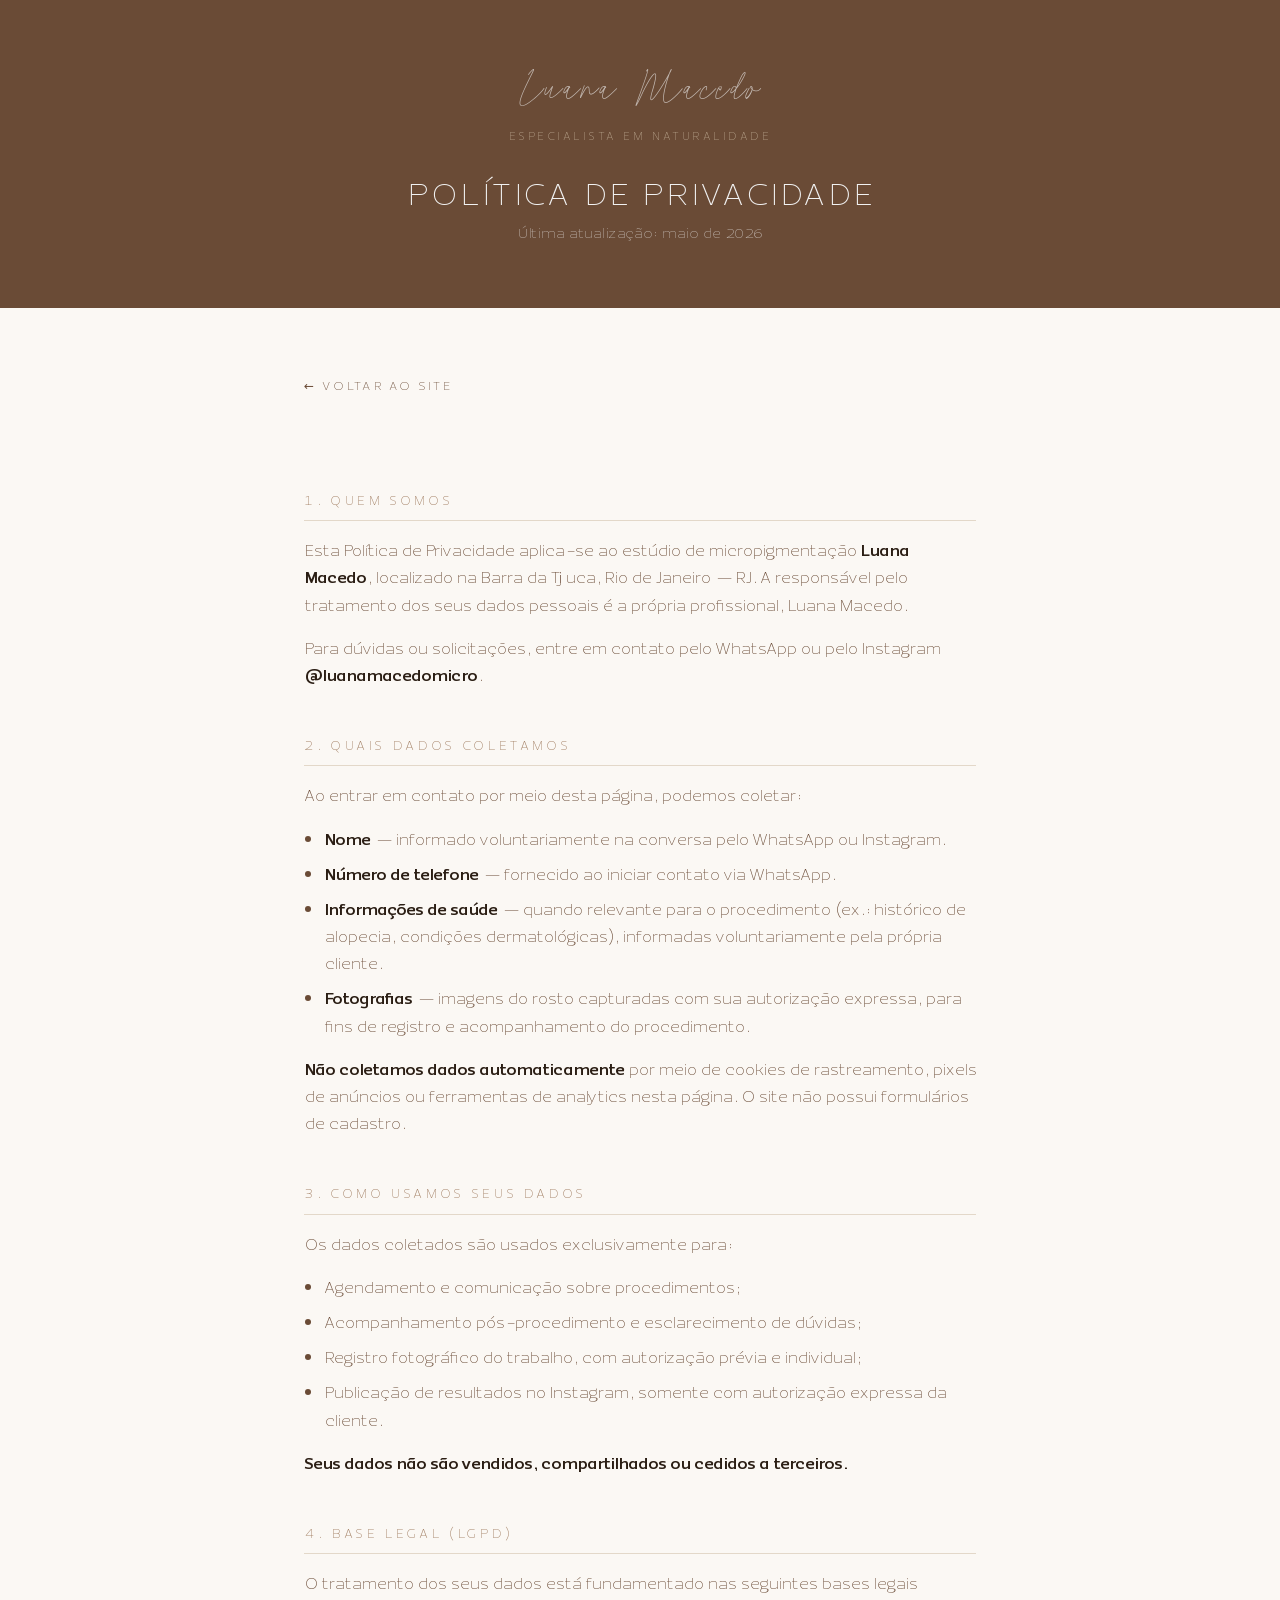
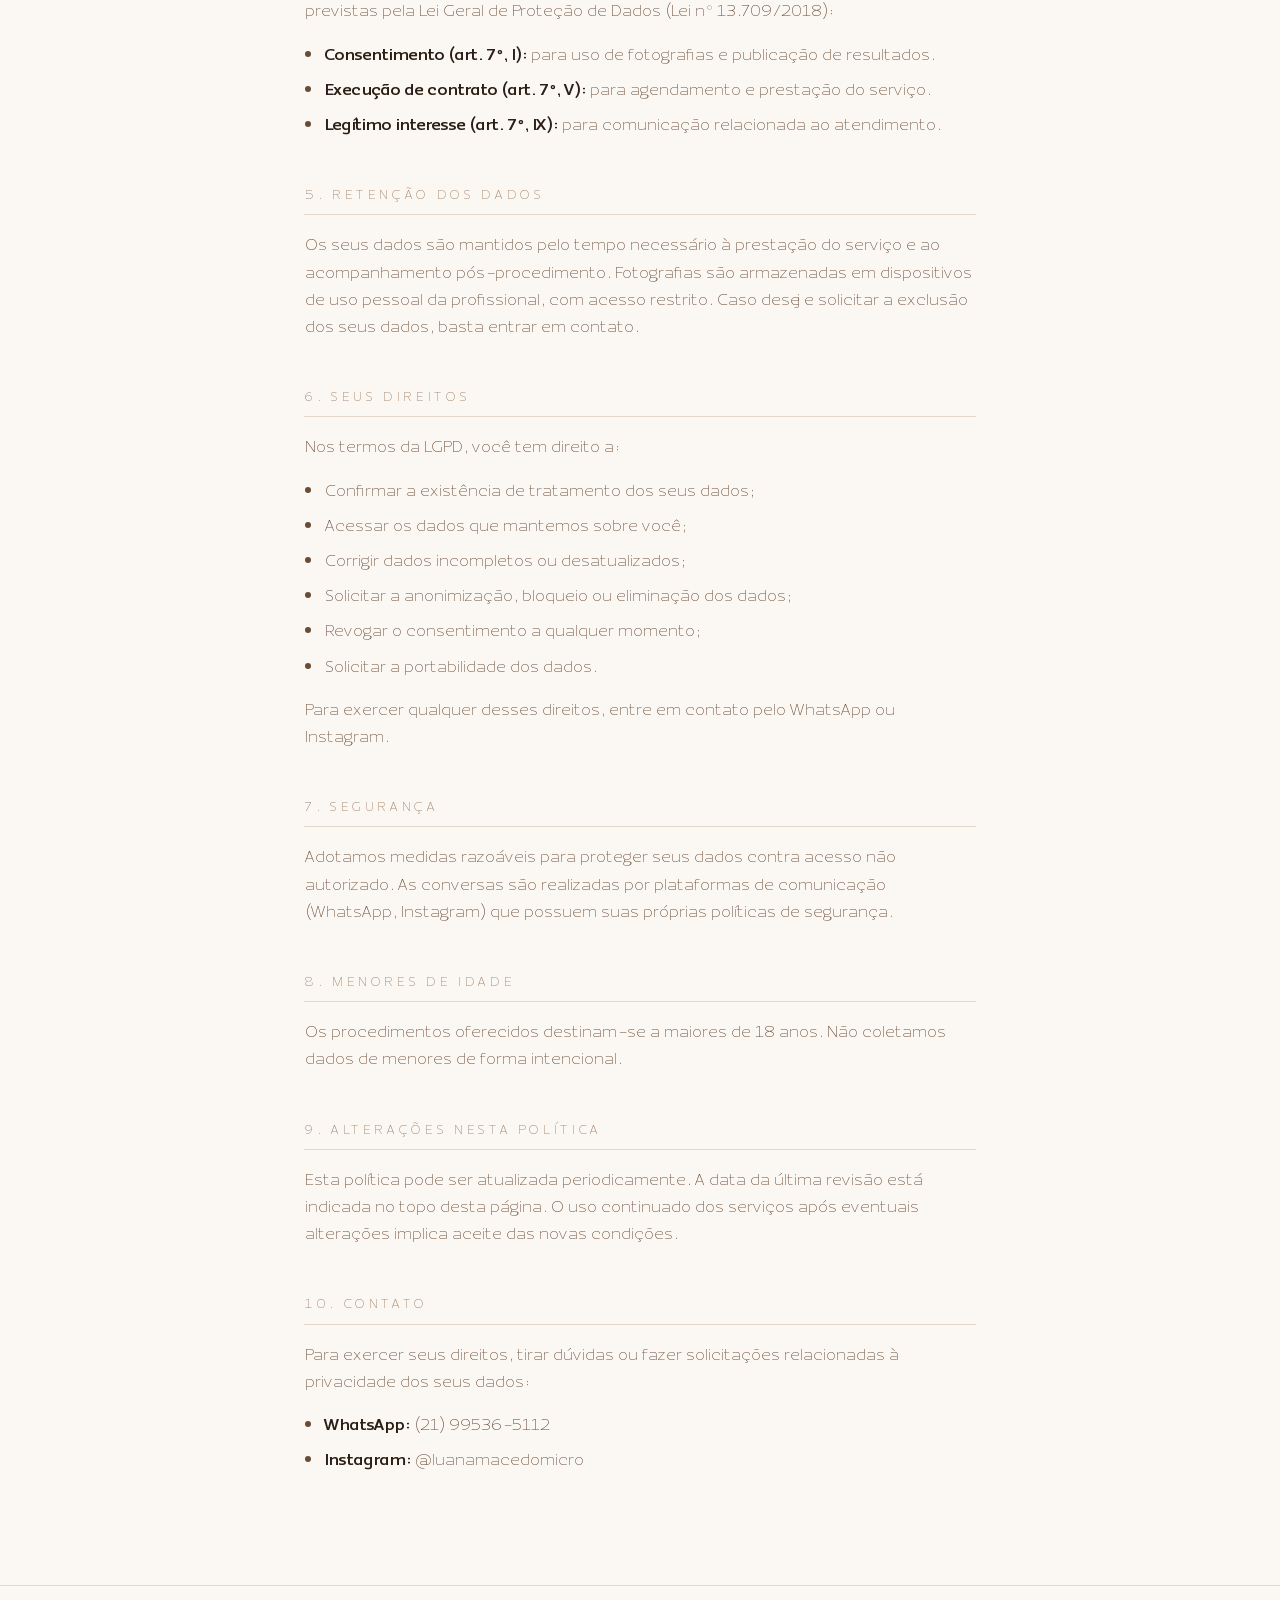
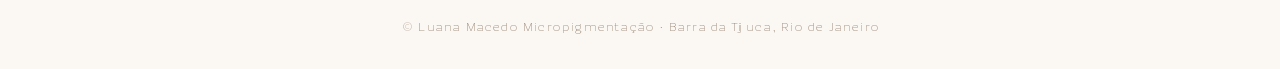
<file: politica-de-privacidade.html>
<!DOCTYPE html>
<html lang="pt-BR">
<head>
  <meta charset="UTF-8" />
  <meta name="viewport" content="width=device-width, initial-scale=1.0" />
  <title>Política de Privacidade · Luana Macedo</title>
  <link rel="icon" type="image/svg+xml" href="data:image/svg+xml,%3Csvg xmlns='http://www.w3.org/2000/svg' viewBox='0 0 32 32'%3E%3Crect width='32' height='32' rx='8' fill='%236A4B36'/%3E%3Ctext x='16' y='22' text-anchor='middle' font-family='Georgia%2C serif' font-style='italic' font-size='18' fill='%23F1F1F1'%3EL%3C/text%3E%3C/svg%3E">
  <link rel="stylesheet" href="styles/tokens.css" />
  <style>
    * { box-sizing: border-box; }
    html, body { margin: 0; padding: 0; background: var(--color-paper); color: var(--color-brown); }
    body { -webkit-font-smoothing: antialiased; }
    a { color: var(--color-brown); text-decoration: none; border-bottom: 1px solid currentColor; }
    a:hover { opacity: 0.65; }

    .pp-header {
      background: var(--color-brown);
      color: var(--color-off-white);
      padding: 64px clamp(24px, 5vw, 96px);
      text-align: center;
    }
    .pp-header .mark {
      font-family: var(--font-script);
      font-size: 52px;
      line-height: 1;
      margin: 0 0 12px;
    }
    .pp-header .tag {
      font-size: 11px;
      letter-spacing: 0.32em;
      text-transform: uppercase;
      color: var(--color-sand);
      margin: 0 0 32px;
    }
    .pp-header h1 {
      font-family: var(--font-primary);
      font-weight: 400;
      font-size: clamp(22px, 3vw, 32px);
      letter-spacing: 0.12em;
      text-transform: uppercase;
      color: var(--color-off-white);
      margin: 0 0 12px;
    }
    .pp-header p {
      font-size: 14px;
      color: rgba(241,241,241,0.65);
      margin: 0;
      letter-spacing: 0.04em;
    }

    .pp-body {
      max-width: 800px;
      margin: 0 auto;
      padding: 64px clamp(24px, 5vw, 64px) 96px;
    }
    .pp-body h2 {
      font-family: var(--font-primary);
      font-weight: 500;
      font-size: 13px;
      letter-spacing: 0.28em;
      text-transform: uppercase;
      color: var(--color-tan);
      margin: 48px 0 16px;
      padding-bottom: 12px;
      border-bottom: 1px solid var(--color-line);
    }
    .pp-body h2:first-child { margin-top: 0; }
    .pp-body p, .pp-body li {
      font-family: var(--font-primary);
      font-size: 16px;
      font-weight: 400;
      line-height: 1.7;
      color: var(--color-brown);
      margin: 0 0 16px;
    }
    .pp-body ul {
      padding-left: 20px;
      margin: 0 0 16px;
    }
    .pp-body li { margin-bottom: 8px; }
    .pp-body strong { font-weight: 600; color: var(--color-ink); }

    .pp-back {
      display: inline-flex;
      align-items: center;
      gap: 8px;
      font-family: var(--font-primary);
      font-size: 12px;
      font-weight: 500;
      letter-spacing: 0.22em;
      text-transform: uppercase;
      color: var(--color-brown);
      border-bottom: none;
      margin-bottom: 48px;
    }
    .pp-back:hover { opacity: 0.65; }

    .pp-footer {
      text-align: center;
      padding: 32px;
      border-top: 1px solid var(--color-line);
      font-size: 12px;
      letter-spacing: 0.1em;
      color: var(--color-muted);
    }
  </style>
</head>
<body>

  <div class="pp-header">
    <p class="mark">Luana Macedo</p>
    <p class="tag">Especialista em naturalidade</p>
    <h1>Política de Privacidade</h1>
    <p>Última atualização: maio de 2026</p>
  </div>

  <div class="pp-body">
    <a href="Luana Macedo Landing.html" class="pp-back">← Voltar ao site</a>

    <h2>1. Quem somos</h2>
    <p>
      Esta Política de Privacidade aplica-se ao estúdio de micropigmentação <strong>Luana Macedo</strong>,
      localizado na Barra da Tijuca, Rio de Janeiro — RJ. A responsável pelo tratamento dos seus dados pessoais
      é a própria profissional, Luana Macedo.
    </p>
    <p>Para dúvidas ou solicitações, entre em contato pelo WhatsApp ou pelo Instagram <strong>@luanamacedomicro</strong>.</p>

    <h2>2. Quais dados coletamos</h2>
    <p>Ao entrar em contato por meio desta página, podemos coletar:</p>
    <ul>
      <li><strong>Nome</strong> — informado voluntariamente na conversa pelo WhatsApp ou Instagram.</li>
      <li><strong>Número de telefone</strong> — fornecido ao iniciar contato via WhatsApp.</li>
      <li><strong>Informações de saúde</strong> — quando relevante para o procedimento (ex.: histórico de alopecia,
        condições dermatológicas), informadas voluntariamente pela própria cliente.</li>
      <li><strong>Fotografias</strong> — imagens do rosto capturadas com sua autorização expressa, para fins de
        registro e acompanhamento do procedimento.</li>
    </ul>
    <p>
      <strong>Não coletamos dados automaticamente</strong> por meio de cookies de rastreamento, pixels de anúncios
      ou ferramentas de analytics nesta página. O site não possui formulários de cadastro.
    </p>

    <h2>3. Como usamos seus dados</h2>
    <p>Os dados coletados são usados exclusivamente para:</p>
    <ul>
      <li>Agendamento e comunicação sobre procedimentos;</li>
      <li>Acompanhamento pós-procedimento e esclarecimento de dúvidas;</li>
      <li>Registro fotográfico do trabalho, com autorização prévia e individual;</li>
      <li>Publicação de resultados no Instagram, somente com autorização expressa da cliente.</li>
    </ul>
    <p><strong>Seus dados não são vendidos, compartilhados ou cedidos a terceiros.</strong></p>

    <h2>4. Base legal (LGPD)</h2>
    <p>
      O tratamento dos seus dados está fundamentado nas seguintes bases legais previstas pela
      Lei Geral de Proteção de Dados (Lei nº 13.709/2018):
    </p>
    <ul>
      <li><strong>Consentimento (art. 7º, I):</strong> para uso de fotografias e publicação de resultados.</li>
      <li><strong>Execução de contrato (art. 7º, V):</strong> para agendamento e prestação do serviço.</li>
      <li><strong>Legítimo interesse (art. 7º, IX):</strong> para comunicação relacionada ao atendimento.</li>
    </ul>

    <h2>5. Retenção dos dados</h2>
    <p>
      Os seus dados são mantidos pelo tempo necessário à prestação do serviço e ao acompanhamento pós-procedimento.
      Fotografias são armazenadas em dispositivos de uso pessoal da profissional, com acesso restrito.
      Caso deseje solicitar a exclusão dos seus dados, basta entrar em contato.
    </p>

    <h2>6. Seus direitos</h2>
    <p>Nos termos da LGPD, você tem direito a:</p>
    <ul>
      <li>Confirmar a existência de tratamento dos seus dados;</li>
      <li>Acessar os dados que mantemos sobre você;</li>
      <li>Corrigir dados incompletos ou desatualizados;</li>
      <li>Solicitar a anonimização, bloqueio ou eliminação dos dados;</li>
      <li>Revogar o consentimento a qualquer momento;</li>
      <li>Solicitar a portabilidade dos dados.</li>
    </ul>
    <p>Para exercer qualquer desses direitos, entre em contato pelo WhatsApp ou Instagram.</p>

    <h2>7. Segurança</h2>
    <p>
      Adotamos medidas razoáveis para proteger seus dados contra acesso não autorizado. As conversas são realizadas
      por plataformas de comunicação (WhatsApp, Instagram) que possuem suas próprias políticas de segurança.
    </p>

    <h2>8. Menores de idade</h2>
    <p>
      Os procedimentos oferecidos destinam-se a maiores de 18 anos. Não coletamos dados de menores de forma intencional.
    </p>

    <h2>9. Alterações nesta política</h2>
    <p>
      Esta política pode ser atualizada periodicamente. A data da última revisão está indicada no topo desta página.
      O uso continuado dos serviços após eventuais alterações implica aceite das novas condições.
    </p>

    <h2>10. Contato</h2>
    <p>
      Para exercer seus direitos, tirar dúvidas ou fazer solicitações relacionadas à privacidade dos seus dados:
    </p>
    <ul>
      <li><strong>WhatsApp:</strong> (21) 99536-5112</li>
      <li><strong>Instagram:</strong> @luanamacedomicro</li>
    </ul>
  </div>

  <div class="pp-footer">
    © Luana Macedo Micropigmentação · Barra da Tijuca, Rio de Janeiro
  </div>

</body>
</html>
</file>
<file: styles/tokens.css>
/* =========================================================================
   Luana Macedo — Identidade Visual
   Tokens: cores, tipografia, espaçamento, sombras, raios.
   ========================================================================= */

/* ----- Fontes ------------------------------------------------------------ */
/* Ezzo é a fonte primária oficial da marca — dois pesos recebidos:
   Thin (~200) e BoldAtl (~700). Pesos intermediários usam fallback Manrope.
   Photomark Signature ainda não foi recebida — substituída por Pinyon Script. */

@font-face {
  font-family: 'Ezzo';
  font-weight: 200;
  font-style: normal;
  font-display: swap;
  src: url('fonts/Ezzo-Thin.woff') format('woff');
}
@font-face {
  font-family: 'Ezzo';
  font-weight: 300;  /* Thin também cobre Light visualmente */
  font-style: normal;
  font-display: swap;
  src: url('fonts/Ezzo-Thin.woff') format('woff');
}
@font-face {
  font-family: 'Ezzo';
  font-weight: 700;
  font-style: normal;
  font-display: swap;
  src: url('fonts/Ezzo-BoldAtl.ttf') format('truetype');
}
@font-face {
  font-family: 'Ezzo';
  font-weight: 800;
  font-style: normal;
  font-display: swap;
  src: url('fonts/Ezzo-BoldAtl.ttf') format('truetype');
}
@font-face {
  font-family: 'Photomark Signature';
  font-weight: 400;
  font-style: normal;
  font-display: swap;
  src: url('fonts/PhotomarkSignature.ttf') format('truetype');
}

@import url('https://fonts.googleapis.com/css2?family=Manrope:wght@200;300;400;500;600;700;800&family=Cormorant+Garamond:ital,wght@0,300;0,400;0,500;0,600;1,300;1,400;1,500&family=Pinyon+Script&display=swap');

:root {
  /* ---- Cores primárias ------------------------------------------------- */
  --color-brown:        #6A4B36;   /* marrom assinatura / texto principal */
  --color-off-white:    #F1F1F1;   /* fundo institucional                  */

  /* ---- Cores secundárias (gama bege/areia) ----------------------------- */
  --color-tan:          #A07D61;   /* marrom claro / acento médio          */
  --color-sand:         #BFAC95;   /* areia / suporte                      */
  --color-cream:        #EFE4D9;   /* creme / fundo suave                  */

  /* ---- Neutros derivados ---------------------------------------------- */
  --color-ink:          #2B1E14;   /* marrom muito escuro p/ texto crítico */
  --color-paper:        #FBF8F4;   /* off-white mais quente que F1F1F1     */
  --color-line:         #E3D8C9;   /* divisórias claras                    */
  --color-muted:        #8A7563;   /* texto secundário                     */
  --color-white:        #FFFFFF;

  /* ---- Aliases semânticos --------------------------------------------- */
  --bg:                 var(--color-paper);
  --bg-alt:             var(--color-cream);
  --bg-inverse:         var(--color-brown);
  --fg:                 var(--color-brown);
  --fg-1:               var(--color-ink);
  --fg-2:               var(--color-muted);
  --fg-on-dark:         var(--color-off-white);
  --accent:             var(--color-tan);
  --line:               var(--color-line);

  /* ---- Tipografia ----------------------------------------------------- */
  /* Ezzo é a família primária oficial (Thin + Bold recebidos do cliente).
     Manrope fica como fallback para pesos intermediários não cobertos.
     Photomark Signature ainda pendente — fallback Pinyon Script. */
  --font-primary:   'Ezzo', 'Manrope', system-ui, -apple-system, 'Segoe UI', sans-serif;
  --font-display:   'Ezzo', 'Cormorant Garamond', Georgia, serif;
  --font-editorial: 'Cormorant Garamond', Georgia, serif; /* italic editorial */
  --font-script:    'Photomark Signature', 'Pinyon Script', cursive;
  --font-mono:      ui-monospace, 'SF Mono', Menlo, monospace;

  /* tracking: o brand é elegante / arejado. Letter-spacing largo em
     títulos institucionais (caps), e neutro no corpo. */
  --tracking-display: 0.16em;     /* títulos em caixa alta              */
  --tracking-eyebrow: 0.22em;     /* eyebrow / código                   */
  --tracking-body:    0.00em;

  --leading-tight:    1.05;
  --leading-snug:     1.25;
  --leading-body:     1.55;

  /* escala tipográfica */
  --fs-12:  0.75rem;
  --fs-13:  0.8125rem;
  --fs-14:  0.875rem;
  --fs-16:  1rem;
  --fs-18:  1.125rem;
  --fs-20:  1.25rem;
  --fs-24:  1.5rem;
  --fs-28:  1.75rem;
  --fs-32:  2rem;
  --fs-40:  2.5rem;
  --fs-48:  3rem;
  --fs-56:  3.5rem;
  --fs-72:  4.5rem;

  /* ---- Espaçamento (escala de 4) ------------------------------------- */
  --sp-1:   4px;
  --sp-2:   8px;
  --sp-3:   12px;
  --sp-4:   16px;
  --sp-5:   24px;
  --sp-6:   32px;
  --sp-7:   48px;
  --sp-8:   64px;
  --sp-9:   96px;
  --sp-10:  128px;

  /* ---- Raios ---------------------------------------------------------- */
  --radius-xs:  2px;
  --radius-sm:  4px;
  --radius-md:  8px;
  --radius-lg:  16px;
  --radius-pill: 999px;

  /* ---- Sombras (suaves, quase imperceptíveis) ------------------------ */
  --shadow-sm:  0 1px 2px rgba(43, 30, 20, 0.06);
  --shadow-md:  0 6px 18px rgba(43, 30, 20, 0.08);
  --shadow-lg:  0 18px 40px rgba(43, 30, 20, 0.10);

  /* ---- Bordas --------------------------------------------------------- */
  --border-hairline: 1px solid var(--color-line);
  --border-strong:   1px solid var(--color-brown);

  /* ---- Easing / motion ------------------------------------------------ */
  --ease-out:  cubic-bezier(0.22, 0.61, 0.36, 1);
  --ease-in-out: cubic-bezier(0.65, 0, 0.35, 1);
  --dur-fast:  140ms;
  --dur-base:  260ms;
  --dur-slow:  600ms;
}

/* =========================================================================
   Estilos semânticos prontos para uso
   ========================================================================= */

html, body {
  background: var(--bg);
  color: var(--fg);
  font-family: var(--font-primary);
  font-size: var(--fs-16);
  line-height: var(--leading-body);
  -webkit-font-smoothing: antialiased;
  text-rendering: optimizeLegibility;
}

/* ------ Headings (display, em caixa alta, espaçamento amplo) ------------ */
.h-display, h1.display {
  font-family: var(--font-primary);
  font-weight: 300;
  font-size: clamp(2.5rem, 5vw, 4.5rem);
  text-transform: uppercase;
  letter-spacing: var(--tracking-display);
  line-height: var(--leading-tight);
  color: var(--color-brown);
}

.h1, h1 {
  font-family: var(--font-primary);
  font-weight: 400;
  font-size: var(--fs-40);
  letter-spacing: var(--tracking-display);
  text-transform: uppercase;
  line-height: var(--leading-tight);
  color: var(--color-brown);
}

.h2, h2 {
  font-family: var(--font-primary);
  font-weight: 400;
  font-size: var(--fs-28);
  letter-spacing: 0.12em;
  text-transform: uppercase;
  line-height: var(--leading-snug);
  color: var(--color-brown);
}

.h3, h3 {
  font-family: var(--font-primary);
  font-weight: 500;
  font-size: var(--fs-20);
  letter-spacing: 0.04em;
  line-height: var(--leading-snug);
  color: var(--color-brown);
}

/* ------ Display italic (uso editorial, frases curtas) ------------------- */
.editorial {
  font-family: var(--font-display);
  font-style: italic;
  font-weight: 400;
  font-size: clamp(1.5rem, 3.2vw, 2.5rem);
  line-height: 1.15;
  color: var(--color-brown);
  letter-spacing: 0;
}

/* ------ Script / assinatura ------------------------------------------- */
.script {
  font-family: var(--font-script);
  font-weight: 400;
  font-size: clamp(2rem, 5vw, 3.5rem);
  line-height: 1;
  color: var(--color-brown);
  letter-spacing: 0;
}

/* ------ Eyebrow / código (small caps, tracking amplo) ----------------- */
.eyebrow {
  font-family: var(--font-primary);
  font-weight: 500;
  font-size: var(--fs-12);
  text-transform: uppercase;
  letter-spacing: var(--tracking-eyebrow);
  color: var(--color-tan);
}

/* ------ Body ---------------------------------------------------------- */
.body, p {
  font-family: var(--font-primary);
  font-weight: 400;
  font-size: var(--fs-16);
  line-height: var(--leading-body);
  color: var(--fg-1);
}

.body-lg { font-size: var(--fs-18); }
.body-sm { font-size: var(--fs-14); }

.caption {
  font-family: var(--font-primary);
  font-weight: 400;
  font-size: var(--fs-13);
  color: var(--color-muted);
  letter-spacing: 0.02em;
}

/* ------ Links --------------------------------------------------------- */
a {
  color: var(--color-brown);
  text-decoration: none;
  border-bottom: 1px solid currentColor;
  transition: opacity var(--dur-base) var(--ease-out);
}
a:hover { opacity: 0.65; }

/* ------ Divisor ------------------------------------------------------- */
.rule {
  height: 1px;
  width: 100%;
  background: var(--color-line);
  border: 0;
}
</file>
